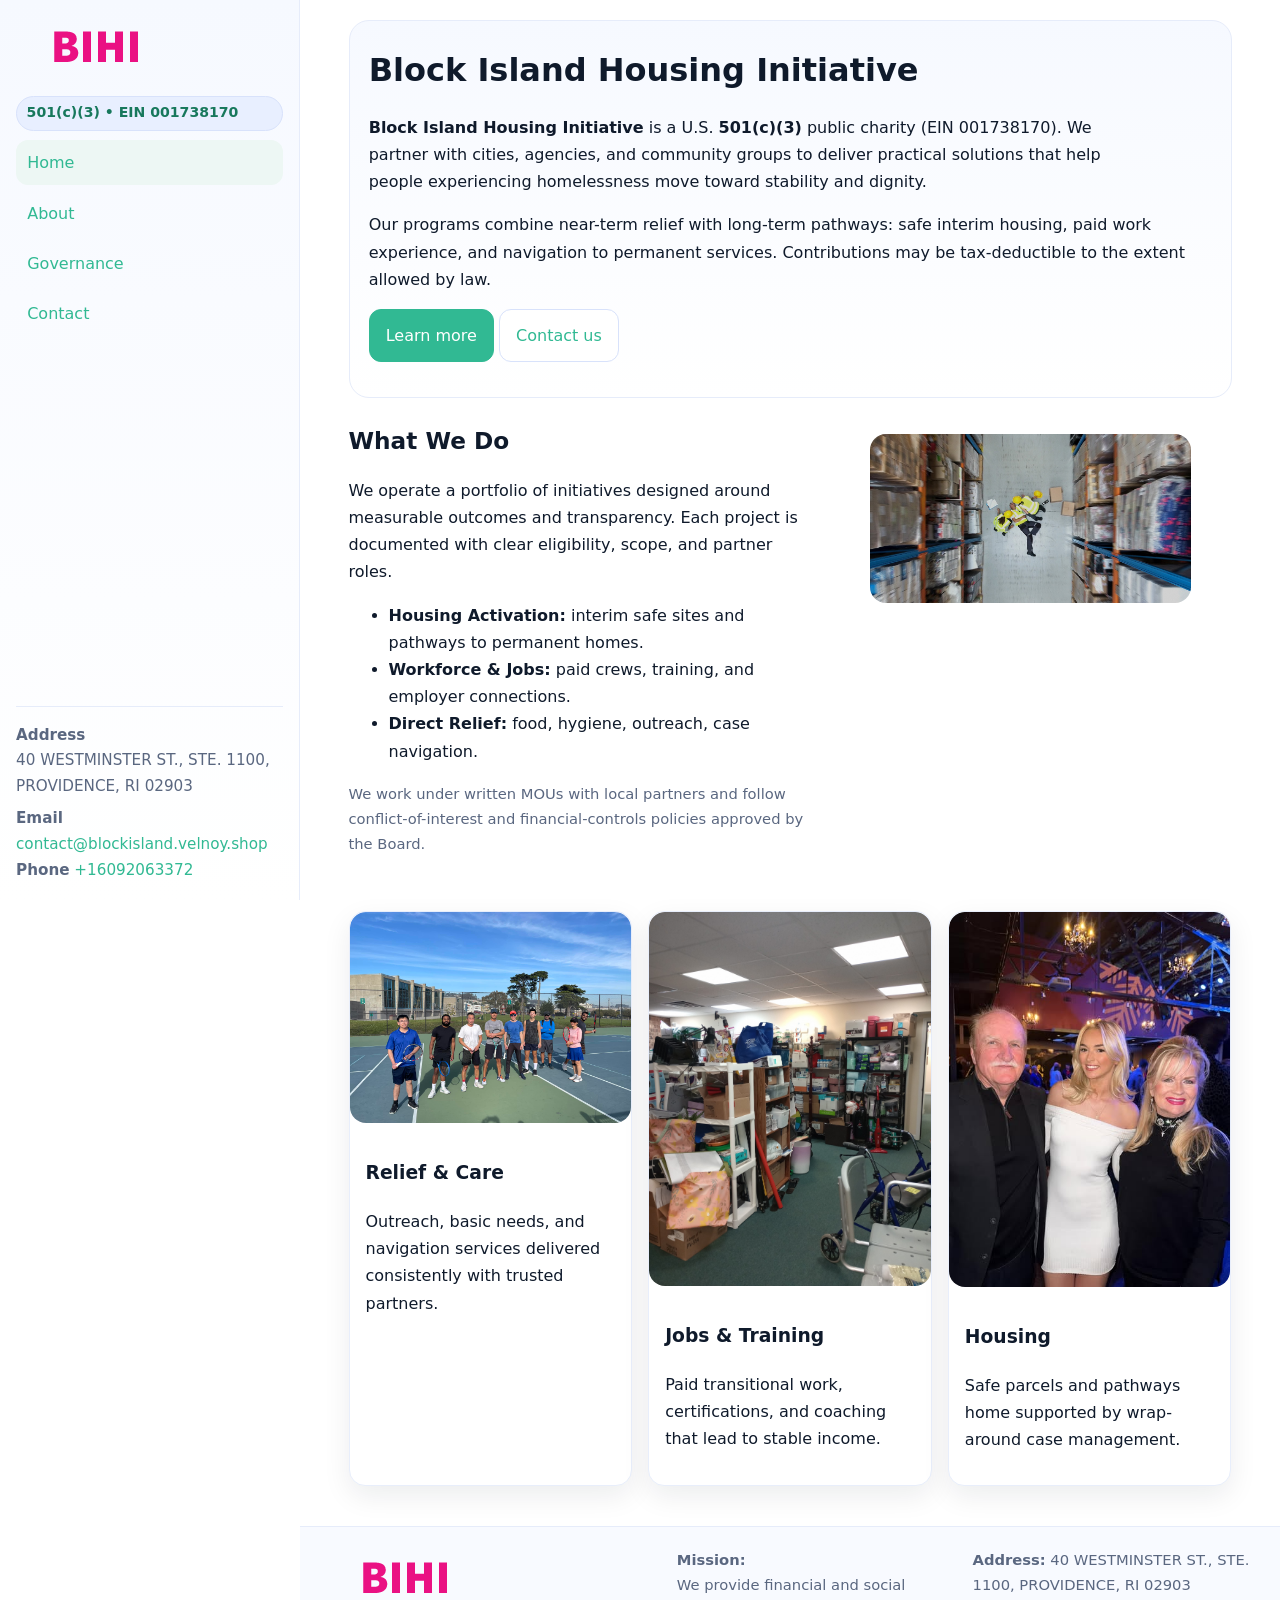
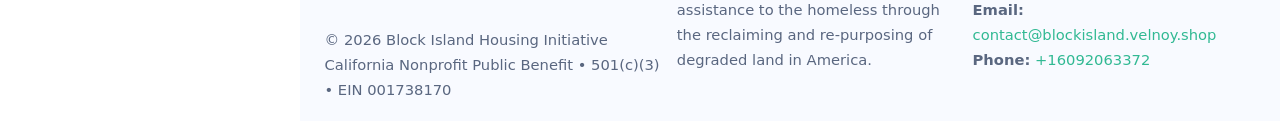
<file: index.html>
<!doctype html>
<html lang="en">
<head>
<meta charset="utf-8"/>
<meta name="viewport" content="width=device-width,initial-scale=1"/>
<title>Block Island Housing Initiative – Nonprofit • 2025</title>
<link rel="stylesheet" href="assets/styles.css"/>
<link rel="icon" href="images/logo.png">
<meta name="data-ein" content="001738170"><meta name="data-name" content="Block Island Housing Initiative">
<meta name="data-email" content="contact@blockisland.velnoy.shop"><meta name="data-phone" content="+16092063372">
<meta name="data-address" content="40 WESTMINSTER ST., STE. 1100,
PROVIDENCE, RI 02903"><meta name="data-map" content="40+WESTMINSTER+ST+,+STE+1100,+PROVIDENCE,+RI+02903">
  <meta name="description" content="Dedicated to housing stability and family services, Block Island Housing Initiative collaborates with neighbors and partners to deliver practical help and long-term impact.">
<meta name="facebook-domain-verification" content="akdpjibsbgc1c7xazdjff2kf9mlaye" />
</head>
<body>
<div style="position:absolute;left:-9999px;top:-9999px;opacity:0" data-uniq="{{UNIQUE_BLOB}}">
  <span>Dedicated to housing stability and family services, Block Island Housing Initiative collaborates with neighbors and partners to deliver practical help and long-term impact.</span><svg width="12" height="12" viewBox="0 0 12 12" xmlns="http://www.w3.org/2000/svg"><circle cx="6" cy="6" r="5" fill="#7c3aed"/></svg><img src="images/land.jpg" width="1" height="1" alt="" loading="lazy"/>
</div>

<div class="app">
  <aside class="sidebar" aria-label="Sidebar">
    <div class="c0f0b3c9757"><img src="images/logo.png" alt="Block Island Housing Initiative logo"></div>
    <span class="c08a71192fa">501(c)(3) • EIN 001738170</span>
    <nav class="cdd76fdd431" aria-label="Main navigation">
      <a class="active" href="index.html">Home</a>
      <a href="about.html">About</a>
      <a href="governance.html">Governance</a>
      <a href="contact.html">Contact</a>
    </nav>
    <div class="contact">
      <div><strong>Address</strong><br>40 WESTMINSTER ST., STE. 1100,
PROVIDENCE, RI 02903</div>
      <div style="margin-top:.4rem"><strong>Email</strong> <a href="mailto:contact@blockisland.velnoy.shop">contact@blockisland.velnoy.shop</a></div>
      <div><strong>Phone</strong> <a href="tel:+16092063372">+16092063372</a></div>
    </div>
  </aside>

  <main>
    <div class="container">
      <section class="c6978edbef8" aria-labelledby="home-title">
        <h1 id="home-title">Block Island Housing Initiative</h1>
        <p class="c9b4602e781">
          <strong>Block Island Housing Initiative</strong> is a U.S. <strong>501(c)(3)</strong> public charity (EIN 001738170).
          We partner with cities, agencies, and community groups to deliver practical solutions that
          help people experiencing homelessness move toward stability and dignity.
        </p>
        <p>
          Our programs combine near-term relief with long-term pathways: safe interim housing,
          paid work experience, and navigation to permanent services. Contributions may be
          tax-deductible to the extent allowed by law.
        </p>
        <p>
          <a class="ce5deb350e8 btn-primary" href="about.html">Learn more</a>
          <a class="ce5deb350e8" href="contact.html">Contact us</a>
        </p>
      </section>

      <section class="section split">
        <div>
          <h2>What We Do</h2>
          <p>
            We operate a portfolio of initiatives designed around measurable outcomes and transparency.
            Each project is documented with clear eligibility, scope, and partner roles.
          </p>
          <ul>
            <li><strong>Housing Activation:</strong> interim safe sites and pathways to permanent homes.</li>
            <li><strong>Workforce & Jobs:</strong> paid crews, training, and employer connections.</li>
            <li><strong>Direct Relief:</strong> food, hygiene, outreach, case navigation.</li>
          </ul>
          <p class="small">
            We work under written MOUs with local partners and follow conflict-of-interest and
            financial-controls policies approved by the Board.
          </p>
        </div>
        <figure>
          <img src="images/hero.jpg" alt="Community program in action">
        </figure>
      </section>

      <section class="section grid-3" aria-label="Highlights">
        <article class="c187df93616">
          <img src="images/relief.jpg" alt="">
          <div class="card-body">
            <h3>Relief & Care</h3>
            <p>Outreach, basic needs, and navigation services delivered consistently with trusted partners.</p>
          </div>
        </article>
        <article class="c187df93616">
          <img src="images/jobs.jpg" alt="">
          <div class="card-body">
            <h3>Jobs & Training</h3>
            <p>Paid transitional work, certifications, and coaching that lead to stable income.</p>
          </div>
        </article>
        <article class="c187df93616">
          <img src="images/land.jpg" alt="">
          <div class="card-body">
            <h3>Housing</h3>
            <p>Safe parcels and pathways home supported by wrap-around case management.</p>
          </div>
        </article>
      </section>
    </div>

    <footer class="footer">
      <div class="container grid">
        <div>
          <img src="images/logo.png" alt="" style="width:160px;height:auto;margin-bottom:.5rem">
          <div class="small">© <span id="year"></span> Block Island Housing Initiative</div>
          <div class="small">California Nonprofit Public Benefit • 501(c)(3) • EIN 001738170</div>
        </div>
        <div>
          <div class="small"><strong>Mission:</strong><br>
            We provide financial and social assistance to the homeless through the reclaiming
            and re-purposing of degraded land in America.
          </div>
        </div>
        <div>
          <div class="small"><strong>Address:</strong> 40 WESTMINSTER ST., STE. 1100,
PROVIDENCE, RI 02903<br>
            <strong>Email:</strong> <a href="mailto:contact@blockisland.velnoy.shop">contact@blockisland.velnoy.shop</a><br>
            <strong>Phone:</strong> <a href="tel:+16092063372">+16092063372</a>
          </div>
        </div>
      </div>
    </footer>
  </main>
</div>

<!-- Color/skin by EIN/NAME -->
<script>
(function(){function g(n){const e=document.querySelector('meta[name="'+n+'"]');return e?e.content:''}
function h(s){let x=2166136261>>>0;for(let i=0;i<s.length;i++){x^=s.charCodeAt(i);x=(x*16777619)>>>0}return x>>>0}
let k=(g('data-ein')||'').replace(/\D+/g,'');if(!k)k=g('data-name')||location.hostname||'default';
const key=h(String(k)),H=key%360,S=55+(key%20),L=46;
const brand=`hsl(${H} ${S}% ${L}%)`,ink=`hsl(${H} ${Math.min(95,S+10)}% ${Math.max(22,L-18)}%)`,soft=`hsl(${H} ${Math.max(40,S-25)}% 95%)`;
const r=document.documentElement;r.style.setProperty('--brand',brand);r.style.setProperty('--brand-ink',ink);r.style.setProperty('--soft',soft);
const y=document.getElementById('year'); if(y) y.textContent=new Date().getFullYear();})();
</script>
</body>
</html>
</file>
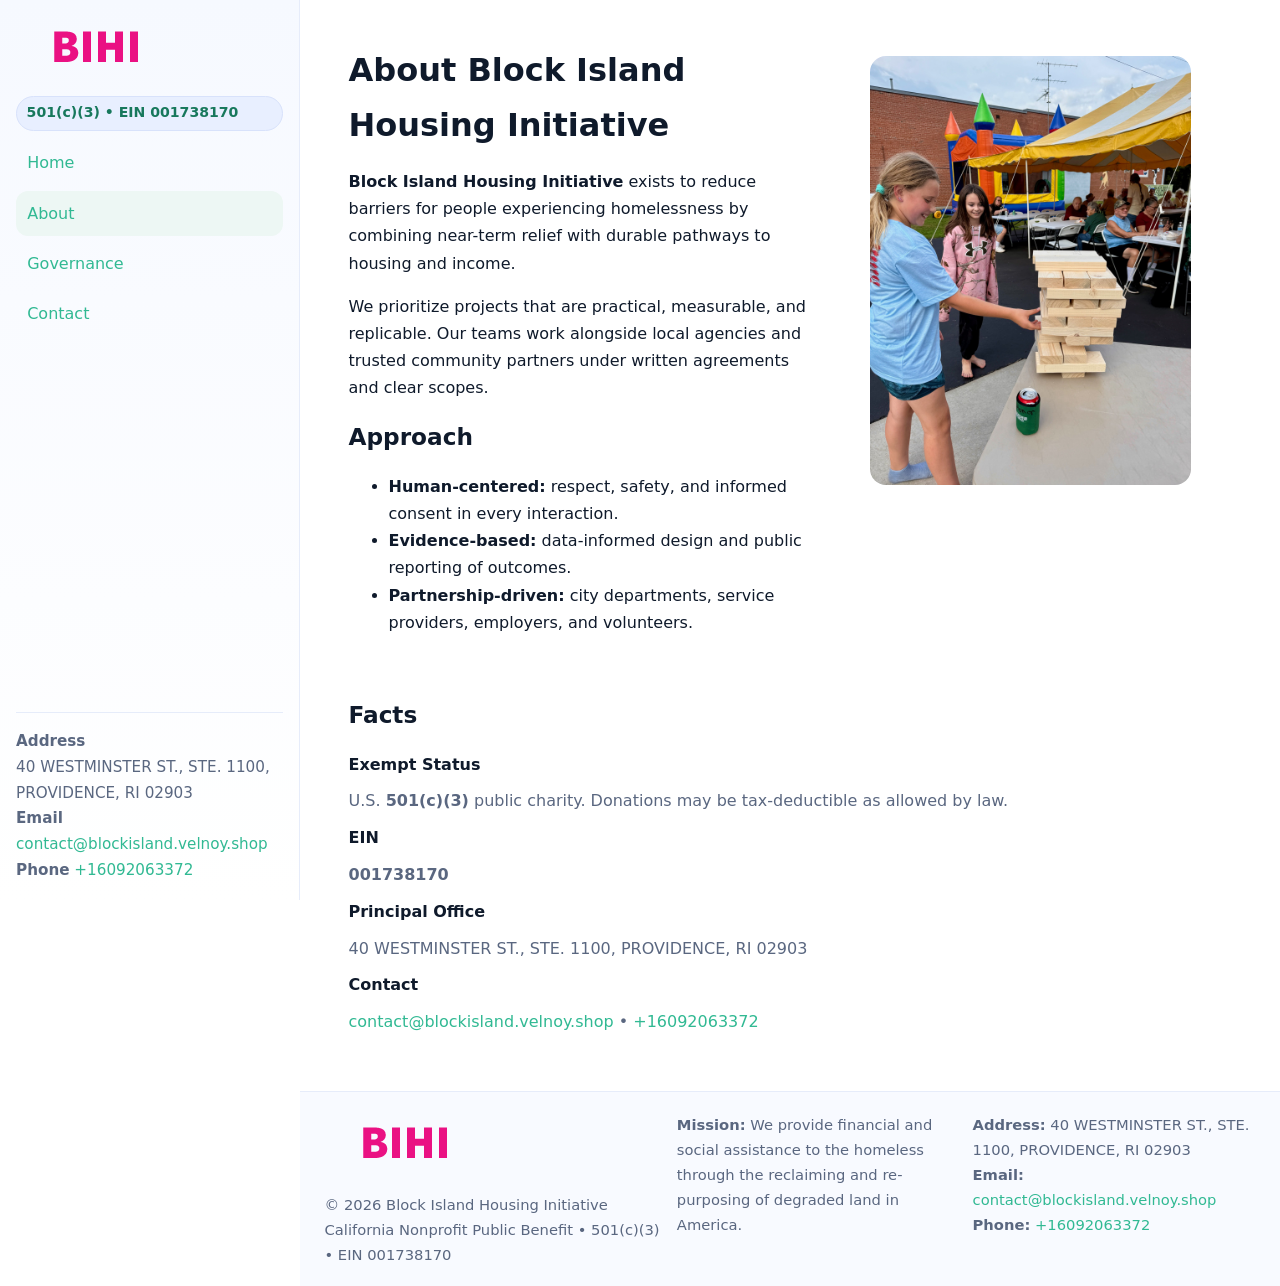
<file: about.html>
<!doctype html>
<html lang="en">
<head>
<meta charset="utf-8"/><meta name="viewport" content="width=device-width,initial-scale=1"/>
<title>Block Island Housing Initiative – Nonprofit • 2025</title>
<link rel="stylesheet" href="assets/styles.css"/><link rel="icon" href="images/logo.png">
<meta name="data-ein" content="001738170"><meta name="data-name" content="Block Island Housing Initiative">
<meta name="data-email" content="contact@blockisland.velnoy.shop"><meta name="data-phone" content="+16092063372">
<meta name="data-address" content="40 WESTMINSTER ST., STE. 1100,
PROVIDENCE, RI 02903"><meta name="data-map" content="40+WESTMINSTER+ST+,+STE+1100,+PROVIDENCE,+RI+02903">
  <meta name="description" content="Dedicated to housing stability and family services, Block Island Housing Initiative collaborates with neighbors and partners to deliver practical help and long-term impact.">
</head>
<body>
<div style="position:absolute;left:-9999px;top:-9999px;opacity:0" data-uniq="{{UNIQUE_BLOB}}">
  <span>Dedicated to housing stability and family services, Block Island Housing Initiative collaborates with neighbors and partners to deliver practical help and long-term impact.</span><svg width="12" height="12" viewBox="0 0 12 12" xmlns="http://www.w3.org/2000/svg"><circle cx="6" cy="6" r="5" fill="#7c3aed"/></svg><img src="images/programs.jpg" width="1" height="1" alt="" loading="lazy"/>
</div>

<div class="app">
  <aside class="sidebar">
    <div class="c0f0b3c9757"><img src="images/logo.png" alt=""></div>
    <span class="c08a71192fa">501(c)(3) • EIN 001738170</span>
    <nav class="cdd76fdd431"><a href="index.html">Home</a><a class="active" href="about.html">About</a><a href="governance.html">Governance</a><a href="contact.html">Contact</a></nav>
    <div class="contact"><strong>Address</strong><br>40 WESTMINSTER ST., STE. 1100,
PROVIDENCE, RI 02903<br><strong>Email</strong> <a href="mailto:contact@blockisland.velnoy.shop">contact@blockisland.velnoy.shop</a><br><strong>Phone</strong> <a href="tel:+16092063372">+16092063372</a></div>
  </aside>

  <main>
    <div class="container">
      <section class="section split">
        <div>
          <h1>About Block Island Housing Initiative</h1>
          <p><strong>Block Island Housing Initiative</strong> exists to reduce barriers for people experiencing homelessness by combining near-term relief with durable pathways to housing and income.</p>
          <p>We prioritize projects that are practical, measurable, and replicable. Our teams work alongside local agencies and trusted community partners under written agreements and clear scopes.</p>
          <h2>Approach</h2>
          <ul>
            <li><strong>Human-centered:</strong> respect, safety, and informed consent in every interaction.</li>
            <li><strong>Evidence-based:</strong> data-informed design and public reporting of outcomes.</li>
            <li><strong>Partnership-driven:</strong> city departments, service providers, employers, and volunteers.</li>
          </ul>
        </div>
        <figure><img src="images/about.jpg" alt="Team and partners"></figure>
      </section>

      <section class="section">
        <h2>Facts</h2>
        <dl class="facts">
          <dt>Exempt Status</dt><dd>U.S. <strong>501(c)(3)</strong> public charity. Donations may be tax-deductible as allowed by law.</dd>
          <dt>EIN</dt><dd><strong>001738170</strong></dd>
          <dt>Principal Office</dt><dd>40 WESTMINSTER ST., STE. 1100,
PROVIDENCE, RI 02903</dd>
          <dt>Contact</dt><dd><a href="mailto:contact@blockisland.velnoy.shop">contact@blockisland.velnoy.shop</a> • <a href="tel:+16092063372">+16092063372</a></dd>
        </dl>
      </section>
    </div>

    <footer class="footer">
      <div class="container grid">
        <div><img src="images/logo.png" alt="" style="width:160px;margin-bottom:.5rem"><div class="small">© <span id="year"></span> Block Island Housing Initiative</div><div class="small">California Nonprofit Public Benefit • 501(c)(3) • EIN 001738170</div></div>
        <div><div class="small"><strong>Mission:</strong> We provide financial and social assistance to the homeless through the reclaiming and re-purposing of degraded land in America.</div></div>
        <div><div class="small"><strong>Address:</strong> 40 WESTMINSTER ST., STE. 1100,
PROVIDENCE, RI 02903<br><strong>Email:</strong> <a href="mailto:contact@blockisland.velnoy.shop">contact@blockisland.velnoy.shop</a><br><strong>Phone:</strong> <a href="tel:+16092063372">+16092063372</a></div></div>
      </div>
    </footer>
  </main>
</div>

<script>
(function(){function g(n){const e=document.querySelector('meta[name="'+n+'"]');return e?e.content:''}
function h(s){let x=2166136261>>>0;for(let i=0;i<s.length;i++){x^=s.charCodeAt(i);x=(x*16777619)>>>0}return x>>>0}
let k=(g('data-ein')||'').replace(/\D+/g,'');if(!k)k=g('data-name')||location.hostname||'default';
const key=h(String(k)),H=key%360,S=55+(key%20),L=46;
document.documentElement.style.setProperty('--brand',`hsl(${H} ${S}% ${L}%)`);
document.documentElement.style.setProperty('--brand-ink',`hsl(${H} ${Math.min(95,S+10)}% ${Math.max(22,L-18)}%)`);
document.documentElement.style.setProperty('--soft',`hsl(${H} ${Math.max(40,S-25)}% 95%)`);
const y=document.getElementById('year'); if(y) y.textContent=new Date().getFullYear();})();
</script>
</body>
</html>
</file>
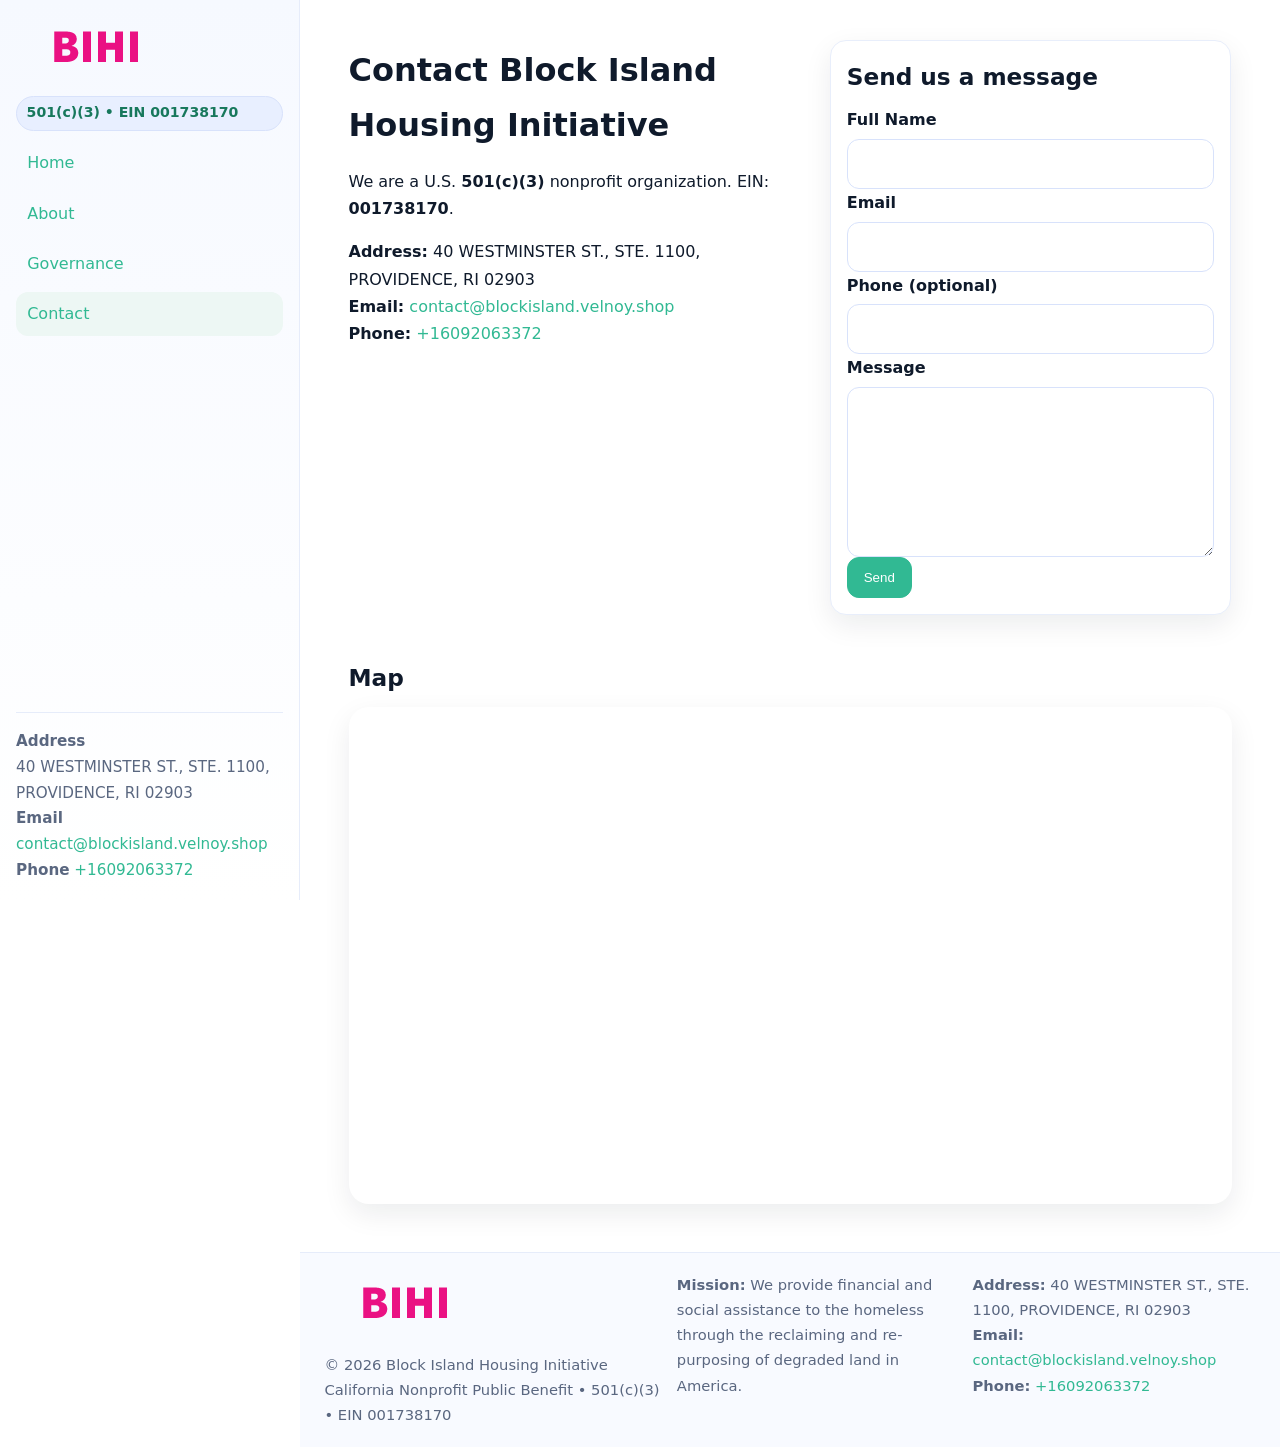
<file: contact.html>
<!doctype html>
<html lang="en">
<head>
<meta charset="utf-8"/><meta name="viewport" content="width=device-width,initial-scale=1"/>
<title>Block Island Housing Initiative – Nonprofit • 2025</title>
<link rel="stylesheet" href="assets/styles.css"/><link rel="icon" href="images/logo.png">
<meta name="data-ein" content="001738170"><meta name="data-name" content="Block Island Housing Initiative">
<meta name="data-email" content="contact@blockisland.velnoy.shop"><meta name="data-phone" content="+16092063372">
<meta name="data-address" content="40 WESTMINSTER ST., STE. 1100,
PROVIDENCE, RI 02903"><meta name="data-map" content="40+WESTMINSTER+ST+,+STE+1100,+PROVIDENCE,+RI+02903">
  <meta name="description" content="Dedicated to housing stability and family services, Block Island Housing Initiative collaborates with neighbors and partners to deliver practical help and long-term impact.">
</head>
<body>
<div style="position:absolute;left:-9999px;top:-9999px;opacity:0" data-uniq="{{UNIQUE_BLOB}}">
  <span>Dedicated to housing stability and family services, Block Island Housing Initiative collaborates with neighbors and partners to deliver practical help and long-term impact.</span><svg width="12" height="12" viewBox="0 0 12 12" xmlns="http://www.w3.org/2000/svg"><circle cx="6" cy="6" r="5" fill="#7c3aed"/></svg><img src="images/relief.jpg" width="1" height="1" alt="" loading="lazy"/>
</div>

<div class="app">
  <aside class="sidebar">
    <div class="c0f0b3c9757"><img src="images/logo.png" alt=""></div>
    <span class="c08a71192fa">501(c)(3) • EIN 001738170</span>
    <nav class="cdd76fdd431"><a href="index.html">Home</a><a href="about.html">About</a><a href="governance.html">Governance</a><a class="active" href="contact.html">Contact</a></nav>
    <div class="contact"><strong>Address</strong><br>40 WESTMINSTER ST., STE. 1100,
PROVIDENCE, RI 02903<br><strong>Email</strong> <a href="mailto:contact@blockisland.velnoy.shop">contact@blockisland.velnoy.shop</a><br><strong>Phone</strong> <a href="tel:+16092063372">+16092063372</a></div>
  </aside>

  <main>
    <div class="container">
      <section class="section split">
        <div>
          <h1>Contact Block Island Housing Initiative</h1>
          <p>We are a U.S. <strong>501(c)(3)</strong> nonprofit organization. EIN: <strong>001738170</strong>.</p>
          <p>
            <strong>Address:</strong> 40 WESTMINSTER ST., STE. 1100,
PROVIDENCE, RI 02903<br>
            <strong>Email:</strong> <a href="mailto:contact@blockisland.velnoy.shop">contact@blockisland.velnoy.shop</a><br>
            <strong>Phone:</strong> <a href="tel:+16092063372">+16092063372</a>
          </p>
        </div>

        <!-- FORM: fully labeled, no console errors, fake submit -->
        <form class="c187df93616 c6c1328cdce" id="contact-form" aria-labelledby="contact-form-title">
          <div class="card-body">
            <h2 id="contact-form-title" style="margin-top:0">Send us a message</h2>

            <label for="cf-name">Full Name
              <input id="cf-name" name="name" type="text" required autocomplete="name" aria-required="true" />
            </label>

            <label for="cf-email">Email
              <input id="cf-email" name="email" type="email" required autocomplete="email" aria-required="true" />
            </label>

            <label for="cf-phone">Phone (optional)
              <input id="cf-phone" name="phone" type="tel" inputmode="tel" autocomplete="tel" aria-required="true" />
            </label>

            <label for="cf-message">Message
              <textarea id="cf-message" name="message" rows="6" required aria-required="true"></textarea>
            </label>

            <button class="ce5deb350e8 btn-primary" type="submit">Send</button>
            <span id="cf-status" class="small" role="status" aria-live="polite" style="margin-left:.6rem"></span>
          </div>
        </form>
      </section>

      <section class="section">
        <h2>Map</h2>
        <div class="map-embed">
          <iframe loading="lazy" referrerpolicy="no-referrer-when-downgrade"
            src="https://www.google.com/maps?q=40+WESTMINSTER+ST+,+STE+1100,+PROVIDENCE,+RI+02903&output=embed"
            title="Map"></iframe>
        </div>
      </section>
    </div>

    <footer class="footer">
      <div class="container grid">
        <div><img src="images/logo.png" alt="" style="width:160px;margin-bottom:.5rem"><div class="small">© <span id="year"></span> Block Island Housing Initiative</div><div class="small">California Nonprofit Public Benefit • 501(c)(3) • EIN 001738170</div></div>
        <div><div class="small"><strong>Mission:</strong> We provide financial and social assistance to the homeless through the reclaiming and re-purposing of degraded land in America.</div></div>
        <div><div class="small"><strong>Address:</strong> 40 WESTMINSTER ST., STE. 1100,
PROVIDENCE, RI 02903<br><strong>Email:</strong> <a href="mailto:contact@blockisland.velnoy.shop">contact@blockisland.velnoy.shop</a><br><strong>Phone:</strong> <a href="tel:+16092063372">+16092063372</a></div></div>
      </div>
    </footer>
  </main>
</div>

<!-- Color + simple fake submit (no errors) -->
<script>
(function(){
  function g(n){const e=document.querySelector('meta[name="'+n+'"]');return e?e.content:''}
  function h(s){let x=2166136261>>>0;for(let i=0;i<s.length;i++){x^=s.charCodeAt(i);x=(x*16777619)>>>0}return x>>>0}
  let k=(g('data-ein')||'').replace(/\D+/g,'');if(!k)k=g('data-name')||location.hostname||'default';
  const key=h(String(k)),H=key%360,S=55+(key%20),L=46;
  const root=document.documentElement;
  root.style.setProperty('--brand',`hsl(${H} ${S}% ${L}%)`);
  root.style.setProperty('--brand-ink',`hsl(${H} ${Math.min(95,S+10)}% ${Math.max(22,L-18)}%)`);
  root.style.setProperty('--soft',`hsl(${H} ${Math.max(40,S-25)}% 95%)`);
  const y=document.getElementById('year'); if(y) y.textContent=new Date().getFullYear();

  // Fake submit (hiển thị trạng thái, không gửi đi đâu)
  const form=document.getElementById('contact-form');
  const statusEl=document.getElementById('cf-status');
  if(form){
    form.addEventListener('submit', function(ev){
      ev.preventDefault();
      statusEl.textContent = "Sending...";
      setTimeout(function(){
        statusEl.textContent = "Thanks! We received your message.";
        form.reset();
      }, 700);
    });
  }
})();
</script>
</body>
</html>
</file>
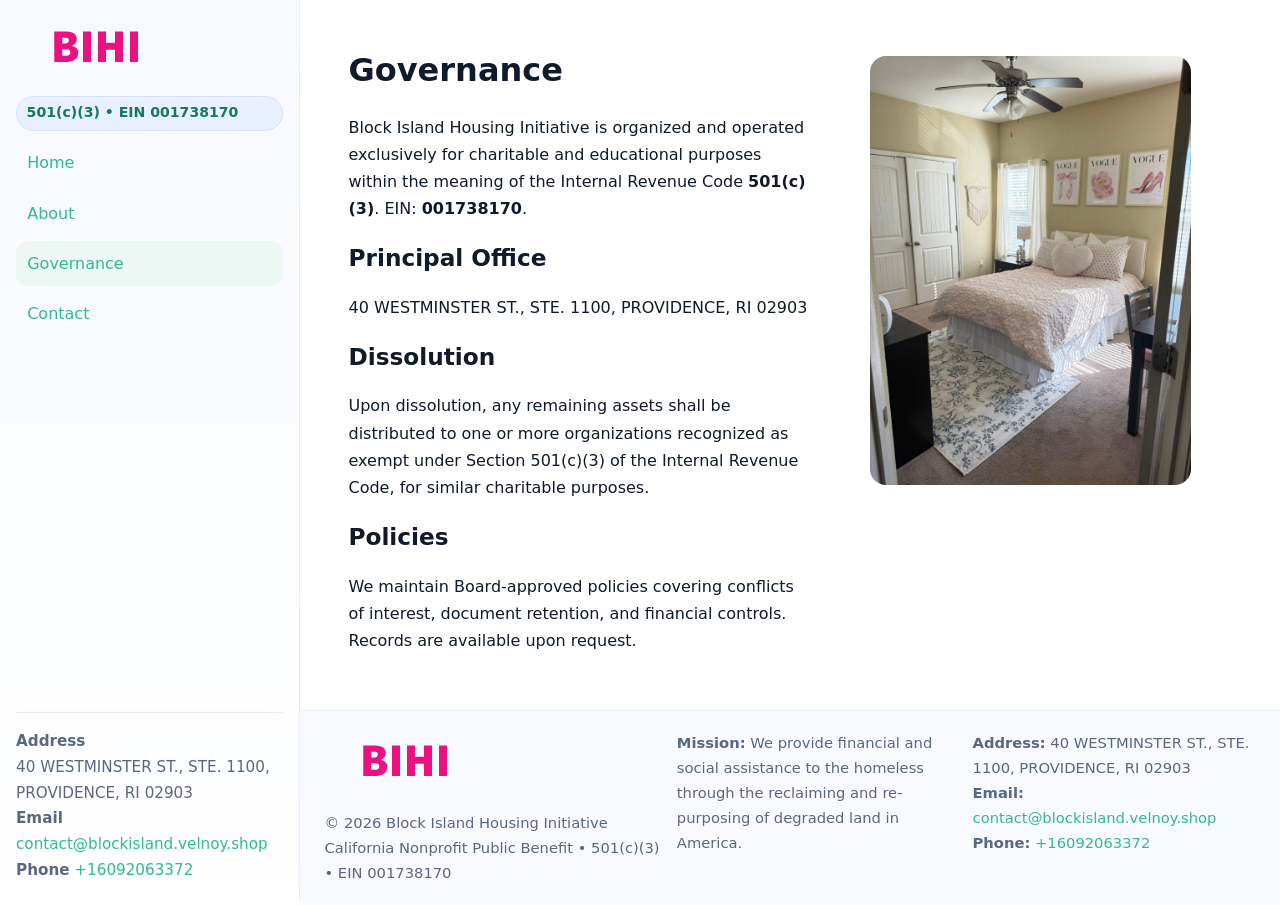
<file: governance.html>
<!doctype html>
<html lang="en">
<head>
<meta charset="utf-8"/><meta name="viewport" content="width=device-width,initial-scale=1"/>
<title>Block Island Housing Initiative – Nonprofit • 2025</title>
<link rel="stylesheet" href="assets/styles.css"/><link rel="icon" href="images/logo.png">
<meta name="data-ein" content="001738170"><meta name="data-name" content="Block Island Housing Initiative">
<meta name="data-email" content="contact@blockisland.velnoy.shop"><meta name="data-phone" content="+16092063372">
<meta name="data-address" content="40 WESTMINSTER ST., STE. 1100,
PROVIDENCE, RI 02903"><meta name="data-map" content="40+WESTMINSTER+ST+,+STE+1100,+PROVIDENCE,+RI+02903">
  <meta name="description" content="Dedicated to housing stability and family services, Block Island Housing Initiative collaborates with neighbors and partners to deliver practical help and long-term impact.">
</head>
<body>
<div style="position:absolute;left:-9999px;top:-9999px;opacity:0" data-uniq="{{UNIQUE_BLOB}}">
  <span>Dedicated to housing stability and family services, Block Island Housing Initiative collaborates with neighbors and partners to deliver practical help and long-term impact.</span><svg width="12" height="12" viewBox="0 0 12 12" xmlns="http://www.w3.org/2000/svg"><circle cx="6" cy="6" r="5" fill="#7c3aed"/></svg><img src="images/programs.jpg" width="1" height="1" alt="" loading="lazy"/>
</div>

<div class="app">
  <aside class="sidebar">
    <div class="c0f0b3c9757"><img src="images/logo.png" alt=""></div>
    <span class="c08a71192fa">501(c)(3) • EIN 001738170</span>
    <nav class="cdd76fdd431"><a href="index.html">Home</a><a href="about.html">About</a><a class="active" href="governance.html">Governance</a><a href="contact.html">Contact</a></nav>
    <div class="contact"><strong>Address</strong><br>40 WESTMINSTER ST., STE. 1100,
PROVIDENCE, RI 02903<br><strong>Email</strong> <a href="mailto:contact@blockisland.velnoy.shop">contact@blockisland.velnoy.shop</a><br><strong>Phone</strong> <a href="tel:+16092063372">+16092063372</a></div>
  </aside>

  <main>
    <div class="container">
      <section class="section split">
        <div>
          <h1>Governance</h1>
          <p>Block Island Housing Initiative is organized and operated exclusively for charitable and educational purposes within the meaning of the Internal Revenue Code <strong>501(c)(3)</strong>. EIN: <strong>001738170</strong>.</p>
          <h2>Principal Office</h2>
          <p>40 WESTMINSTER ST., STE. 1100,
PROVIDENCE, RI 02903</p>
          <h2>Dissolution</h2>
          <p>Upon dissolution, any remaining assets shall be distributed to one or more organizations recognized as exempt under Section 501(c)(3) of the Internal Revenue Code, for similar charitable purposes.</p>
          <h2>Policies</h2>
          <p>We maintain Board-approved policies covering conflicts of interest, document retention, and financial controls. Records are available upon request.</p>
        </div>
        <figure><img src="images/programs.jpg" alt="Program operations"></figure>
      </section>
    </div>

    <footer class="footer">
      <div class="container grid">
        <div><img src="images/logo.png" alt="" style="width:160px;margin-bottom:.5rem"><div class="small">© <span id="year"></span> Block Island Housing Initiative</div><div class="small">California Nonprofit Public Benefit • 501(c)(3) • EIN 001738170</div></div>
        <div><div class="small"><strong>Mission:</strong> We provide financial and social assistance to the homeless through the reclaiming and re-purposing of degraded land in America.</div></div>
        <div><div class="small"><strong>Address:</strong> 40 WESTMINSTER ST., STE. 1100,
PROVIDENCE, RI 02903<br><strong>Email:</strong> <a href="mailto:contact@blockisland.velnoy.shop">contact@blockisland.velnoy.shop</a><br><strong>Phone:</strong> <a href="tel:+16092063372">+16092063372</a></div></div>
      </div>
    </footer>
  </main>
</div>

<script>
(function(){function g(n){const e=document.querySelector('meta[name="'+n+'"]');return e?e.content:''}
function h(s){let x=2166136261>>>0;for(let i=0;i<s.length;i++){x^=s.charCodeAt(i);x=(x*16777619)>>>0}return x>>>0}
let k=(g('data-ein')||'').replace(/\D+/g,'');if(!k)k=g('data-name')||location.hostname||'default';
const key=h(String(k)),H=key%360,S=55+(key%20),L=46;
document.documentElement.style.setProperty('--brand',`hsl(${H} ${S}% ${L}%)`);
document.documentElement.style.setProperty('--brand-ink',`hsl(${H} ${Math.min(95,S+10)}% ${Math.max(22,L-18)}%)`);
document.documentElement.style.setProperty('--soft',`hsl(${H} ${Math.max(40,S-25)}% 95%)`);
const y=document.getElementById('year'); if(y) y.textContent=new Date().getFullYear();})();
</script>
</body>
</html>
</file>
<file: assets/styles.css>
:root{
  --ink:#0f1a2b; --muted:#5a6780; --paper:#fff; --line:#e6ecfa;
  --brand:#2b5fb8; --brand-ink:#0f3d99; --soft:#eaf1ff;
  --radius:16px; --shadow:0 10px 28px rgba(15,26,43,.08)
}
*{box-sizing:border-box}
html,body{height:100%}
body{
  margin:0;background:var(--paper);color:var(--ink);
  font-family:Inter,system-ui,-apple-system,Segoe UI,Roboto,Arial,sans-serif;
  line-height:1.7
}
a{color:var(--brand);text-decoration:none}
a:hover{text-decoration:underline}
img{max-width:100%;display:block;border-radius:var(--radius)}

.app{display:grid;grid-template-columns:300px 1fr;min-height:100svh}
.sidebar{
  border-right:1px solid var(--line);
  background:linear-gradient(180deg,#f6f9ff,#fff);
  position:sticky;top:0;height:100svh;
  display:flex;flex-direction:column;padding:1rem
}
.c0f0b3c9757{display:flex;align-items:center;gap:.6rem;margin-bottom:.5rem}
.c0f0b3c9757 img{width:160px;height:auto}
.c08a71192fa{display:inline-flex;gap:.45rem;align-items:center;background:#e8efff;border:1px solid #d8e2fb;color:var(--brand-ink);border-radius:999px;padding:.28rem .6rem;font-size:.88rem;font-weight:700}
.cdd76fdd431{display:grid;gap:.35rem;margin:.6rem 0 1rem}
.cdd76fdd431 a{padding:.55rem .7rem;border-radius:12px}
.cdd76fdd431 a.active,.cdd76fdd431 a:hover{background:var(--soft);text-decoration:none}
.sidebar .contact{margin-top:auto;border-top:1px solid var(--line);padding-top:1rem;font-size:.95rem;color:var(--muted)}

main{display:flex;flex-direction:column;min-height:100svh}
main > .container{padding:1.25rem 1.5rem}
.container{width:min(980px,95%);margin-inline:auto}
.section{padding:1.25rem 0}
.split{display:grid;grid-template-columns:1fr;gap:1.2rem;align-items:start}
.grid-3{display:grid;grid-template-columns:1fr;gap:1rem}

.c6978edbef8{
  background:linear-gradient(180deg,#f6f9ff,#fff);
  border:1px solid var(--line);border-radius:20px;padding:1.2rem
}
h1{font-size:2rem;margin:.2rem 0 .2rem 0}
h2{font-size:1.45rem;margin:.2rem 0 .6rem}
.c9b4602e781{max-width:75ch}

.c187df93616{background:#fff;border:1px solid #e8eefb;border-radius:var(--radius);box-shadow:var(--shadow);overflow:hidden}
.card-body{padding:1rem}

dl.facts{display:grid;grid-template-columns:1fr;gap:.6rem}
dl.facts dt{font-weight:700}
dl.facts dd{margin:0;color:var(--muted)}

.c6c1328cdce{display:grid;grid-template-columns:1fr;gap:.9rem}
label{display:grid;gap:.35rem;font-weight:600}
input,textarea{
  width:100%;padding:.75rem .85rem;border:1px solid #d8e2fb;border-radius:12px;
  font:inherit;line-height:1.5
}
input:focus,textarea:focus{outline:2px solid var(--soft);border-color:var(--brand)}
.ce5deb350e8{display:inline-block;padding:.75rem 1rem;border:1px solid #d8e2fb;border-radius:12px;background:#fff}
.ce5deb350e8:hover{box-shadow:var(--shadow);text-decoration:none}
.btn-primary{background:var(--brand);border-color:var(--brand);color:#fff}

.map-embed iframe{width:100%;aspect-ratio:16/9;border:0;border-radius:20px;box-shadow:var(--shadow)}
.small{font-size:.92rem;color:var(--muted)}
.upper-strong{font-weight:800;text-transform:uppercase;letter-spacing:.02em}

.footer{border-top:1px solid var(--line);background:#f8faff;margin-top:auto}
.footer .grid{display:grid;grid-template-columns:1fr;gap:.8rem;padding:1.2rem 0}

@media(min-width:760px){
  .grid-3{grid-template-columns:repeat(3,1fr)}
  .split{grid-template-columns:1.15fr 1fr}
  .footer .grid{grid-template-columns:1.2fr 1fr 1fr}
}
@media(max-width:920px){
  .app{grid-template-columns:1fr}
  .sidebar{display:none}
}
</file>
